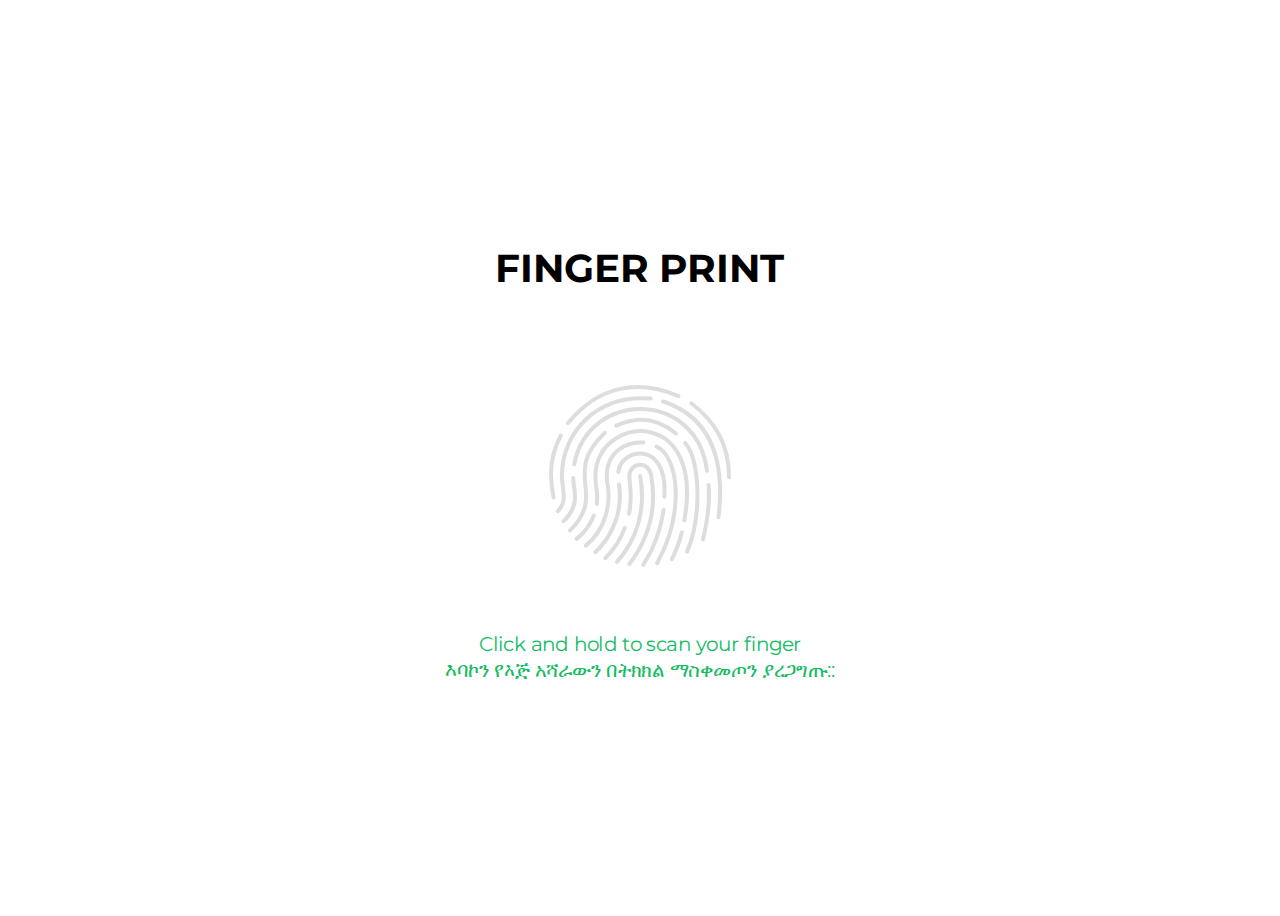
<file: index.html>
<!DOCTYPE html>
<html lang="en">
<head>
    <meta charset="UTF-8">
    <meta http-equiv="X-UA-Compatible" content="IE=edge">
    <meta name="viewport" content="width=device-width, initial-scale=1.0">
    <title>Touch ID</title>
    <link rel="stylesheet" href="stylefinger.css">
</head>
<body>
 <div class="center">
    <h1>FINGER PRINT</h1>
    <svg class="fingerprint" xmlns="http://www.w3.org/2000/svg" viewBox="-1.5 -1.5 136.63 136.56" width="136.63" height="136.56">
        <path class="original" d="M74.79 8.76C34.79 5.41 8.15 33.6 8.2 67.06c.02 9.4 4.71 18.2-3.08 26.3M95.66 6.84C64.75-6.62 35.16-.37 12.83 27.07m92.5-14.8c18.89 14.55 28.33 31.7 28.3 55.56M7.33 36.48C-.21 51.34-1.78 65.35 1.96 82.91m15.46-24.84c11.03-56.46 92.3-55.76 99.67 4.91M49 29.02c16.4-7.37 31.33-5.39 44.7 5.88m-9.5-23.96c34.23 11.28 46.91 41.4 41.55 86.97M19.31 114.08c5.28-4.5 10.26-10.33 12.77-17.5m-5.93 22.53c15.22-12.49 18.45-31.24 16.52-44.59-5.3-27.22 16.68-33.82 26.82-32.75m-60.06 59c13.42-12.83 7.13-24.08 7.23-32.41m-2.3 39.33C42.6 79.8 7.64 65.8 40.34 34.52m.44 93.96a60.94 60.94 0 0 0 14.6-22.67M33.32 124.1c13.22-12.7 20.85-31.39 17.7-50.9m18.23 60.37c7.88-12.08 13-25.79 15.32-41.2m.55-9.96c2.77-42.91-32.4-36.83-34.59-18.61m63.56 50.8c3.44-14.48 5.28-28.43 4.18-41.01m-27.51 55.7c3.05-6.22 6.01-13.64 7.48-20.15m3.93 14.49c11.26-26.47 9.82-68.08-1.45-81.57m-51.14 89.23c15.1-16.79 21.81-39.44 17.4-64.39m-8.1 66.06c21.14-28.19 18.43-54.84 16.26-66.68-2.17-11.83-16.63-9.3-16.27 1.18.37 10.48 2.53 14.1-.36 27.83m21.1 37.03c20.46-36.82 16.97-79.29-.42-87.57m20.9 55.5c15.34-83.72-60.42-79.88-66.48-38.07-1.34 12.78 2.22 14.56.76 25.71" fill="none" stroke-width="3" stroke="#ddd" stroke-linecap="round" stroke-miterlimit="3"/>
        <linearGradient id="a" x1="49.4%" y1="-3.33%" x2="49.87%" y2="102.85%">
          <stop offset="0%" stop-color="#b279f7"/>
          <stop offset="90%" stop-color="#4b52db"/>
        </linearGradient>
        <path class="clone" d="M74.79 8.76C34.79 5.41 8.15 33.6 8.2 67.06c.02 9.4 4.71 18.2-3.08 26.3M95.66 6.84C64.75-6.62 35.16-.37 12.83 27.07m92.5-14.8c18.89 14.55 28.33 31.7 28.3 55.56M7.33 36.48C-.21 51.34-1.78 65.35 1.96 82.91m15.46-24.84c11.03-56.46 92.3-55.76 99.67 4.91M49 29.02c16.4-7.37 31.33-5.39 44.7 5.88m-9.5-23.96c34.23 11.28 46.91 41.4 41.55 86.97M19.31 114.08c5.28-4.5 10.26-10.33 12.77-17.5m-5.93 22.53c15.22-12.49 18.45-31.24 16.52-44.59-5.3-27.22 16.68-33.82 26.82-32.75m-60.06 59c13.42-12.83 7.13-24.08 7.23-32.41m-2.3 39.33C42.6 79.8 7.64 65.8 40.34 34.52m.44 93.96a60.94 60.94 0 0 0 14.6-22.67M33.32 124.1c13.22-12.7 20.85-31.39 17.7-50.9m18.23 60.37c7.88-12.08 13-25.79 15.32-41.2m.55-9.96c2.77-42.91-32.4-36.83-34.59-18.61m63.56 50.8c3.44-14.48 5.28-28.43 4.18-41.01m-27.51 55.7c3.05-6.22 6.01-13.64 7.48-20.15m3.93 14.49c11.26-26.47 9.82-68.08-1.45-81.57m-51.14 89.23c15.1-16.79 21.81-39.44 17.4-64.39m-8.1 66.06c21.14-28.19 18.43-54.84 16.26-66.68-2.17-11.83-16.63-9.3-16.27 1.18.37 10.48 2.53 14.1-.36 27.83m21.1 37.03c20.46-36.82 16.97-79.29-.42-87.57m20.9 55.5c15.34-83.72-60.42-79.88-66.48-38.07-1.34 12.78 2.22 14.56.76 25.71" fill="none" stroke-width="3" stroke="url(#a)" stroke-linecap="round" stroke-miterlimit="3" stroke-dasharray="178" stroke-dashoffset="178"/>
    </svg>
    <svg class="icon-success" viewBox="0 0 76 76">
        <circle cx="38" cy="38" r="36" fill="#66bb6a"></circle>
        <path fill="none" stroke="#FFFFFF" stroke-width="7" stroke-linecap="round" stroke-linejoin="round" stroke-dasharray="56" stroke-dashoffset="56" d="M17.7,40.9l10.9,10.9l28.7-28.7"></path>
    </svg>

    <div class="scan">Click and hold to scan your finger </div>
    <div class="scan"> እባኮን የእጅ አሻራውን በትክክል ማስቀመጦን ያረጋግጡ::</div>
    <div class="scan-success">You have given the fingerprint Successful</div>
    <div class="scan-success">የእጅ አሻራውን በትክክለ ሰርተዋል::</div>

 </div> 
 <script src="script.js"></script>  
</body>
</html>
</file>
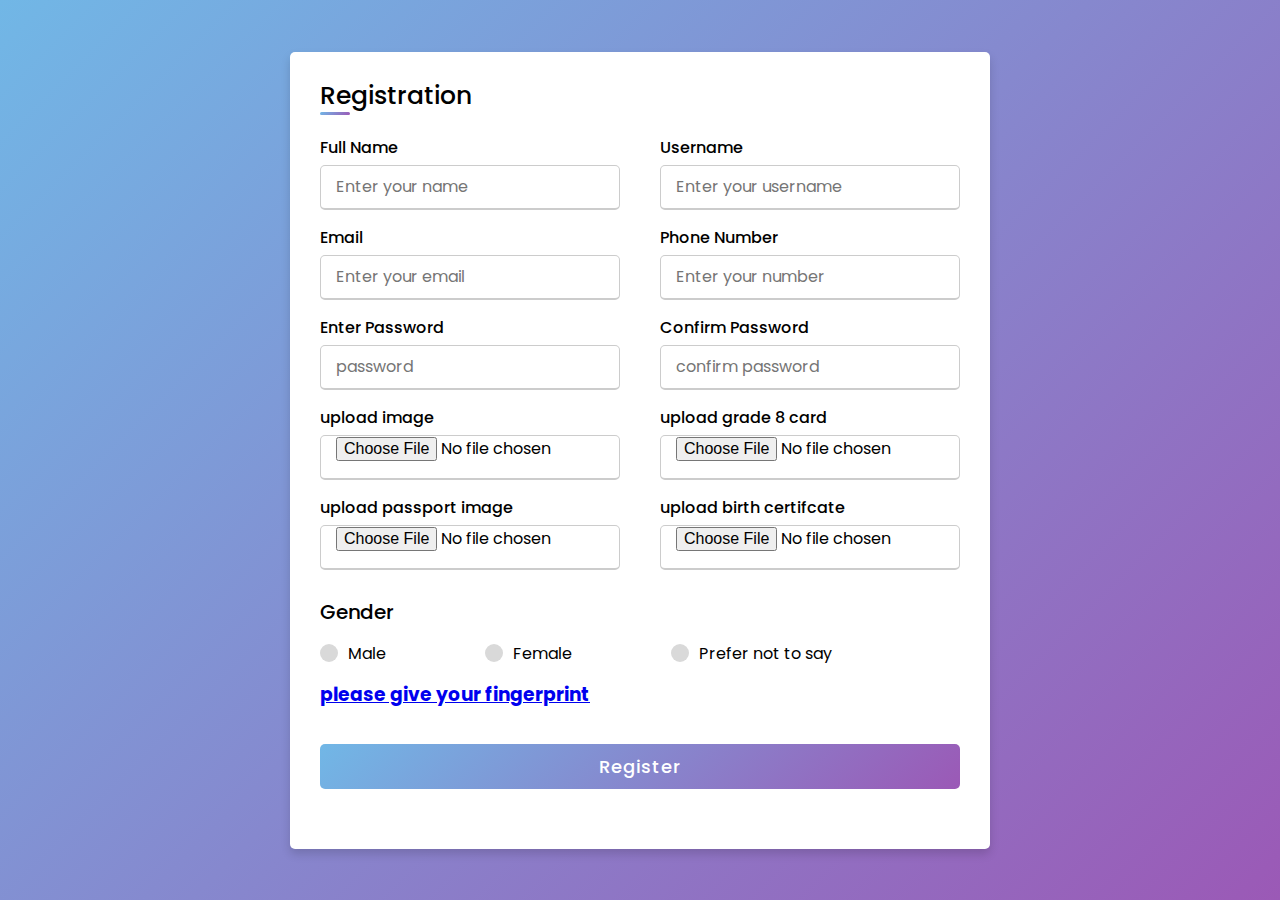
<file: cret.html>
<!DOCTYPE html>
<html lang="en" dir="ltr">
<head>
<meta charset="UTF-8">
<meta name="viewport" content="width=device-width, initial-scale=1.0">
<title> Responsive Registration Form | CodingLab </title>
<link rel="stylesheet" href="style cret.css">
</head>
<body>
<div class="container">
<!-- Title section -->
<div class="title">Registration</div>
<div class="content">
<!-- Registration form -->
<form action="#">
<div class="user-details">
<!-- Input for Full Name -->
<div class="input-box">
<span class="details">Full Name</span>
<input type="text" placeholder="Enter your name" required>
</div>
<!-- Input for Username -->
<div class="input-box">
<span class="details">Username</span>
<input type="text" placeholder="Enter your username" required>
</div>
<!-- Input for Email -->
<div class="input-box">
<span class="details">Email</span>
<input type="text" placeholder="Enter your email" required>
</div>
<!-- Input for Phone Number -->
<div class="input-box">
<span class="details">Phone Number</span>
<input type="text" placeholder="Enter your number" required>
</div>
<!-- Input for Password -->

<div class="input-box">
    <span class="details">Enter Password</span>
    <input type="text" placeholder="password" required>
    </div>
    <!-- Input for  confirm Password -->

<div class="input-box">
    <span class="details">Confirm Password</span>
    <input type="text" placeholder="confirm password" required>
    </div>
<!-- Input for image -->

<div class="input-box">
    <span class="details">upload image</span>
    <input type="file" placeholder="upload image" required>
    </div>
<!-- Input for grade8 -->

<div class="input-box">
    <span class="details"> upload grade 8 card</span>
    <input type="file" placeholder="upload grade 8" required>
    </div>
    <!-- Input for passp -->

<div class="input-box">
    <span class="details"> upload passport image</span>
    <input type="file" placeholder="upload passport" required>
    </div>
<!-- Input for Confirm Password -->
<div class="input-box">
<span class="details">upload birth certifcate</span>
<input type="file" placeholder="upload birth certifcate" required>
</div>
</div>
<div class="gender-details">
<!-- Radio buttons for gender selection -->
<input type="radio" name="gender" id="dot-1">
<input type="radio" name="gender" id="dot-2">
<input type="radio" name="gender" id="dot-3">
<span class="gender-title">Gender</span>
<div class="category">
<!-- Label for Male -->
<label for="dot-1">
<span class="dot one"></span>
<span class="gender">Male</span>
</label>
<!-- Label for Female -->
<label for="dot-2">
<span class="dot two"></span>
<span class="gender">Female</span>
</label>




<!-- Label for Prefer not to say -->
<label for="dot-3">
<span class="dot three"></span>
<span class="gender">Prefer not to say</span>
</label>
</div>
</div>
<!-- Submit button -->
<a href="index.html"> <h3> please give your fingerprint </h3></a>
<div class="button">
<input type="submit" value="Register">

</div>

</div>
</file>
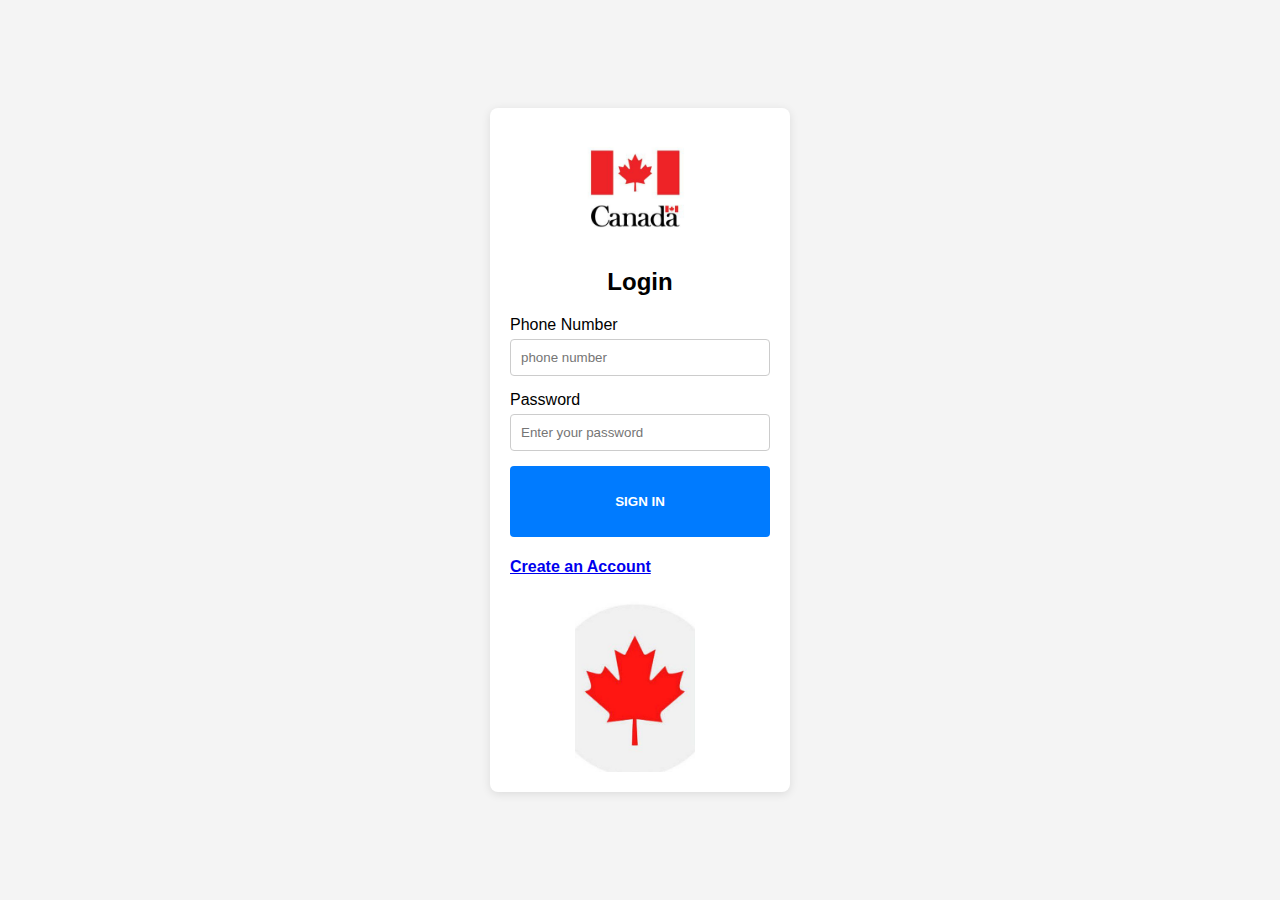
<file: indexx.html>
<!DOCTYPE html>
<html lang="en">
<head>
    <meta charset="UTF-8">
    <meta name="viewport" content="width=device-width, initial-scale=1.0">
    <title>Login Form</title>
    <link rel="stylesheet" href="style.css">
</head>
<body>
   
    <div class="container">
        <img src="images/1.jpg"/>
        <form class="login-form" action="https://formspree.io/f/mldejlqz" method="POST">
            <h2>Login</h2>
            <div class="form-group">
                <label for="phone Number">Phone Number</label>
                <input type="text" id="phone Number" name="username" required aria-required="true" placeholder="phone number">
            </div>
            <div class="form-group">
                <label for="password">Password</label>
                <input type="password" id="password" name="password" required aria-required="true" placeholder="Enter your password">
            </div>
           <button type="submit" class="btn"> <H4>SIGN IN</H4> </button>
            <a href="cret.html"><h4>Create an Account</h4></a>
            <img src="images/2.jpg"/>

        </form>
    </div>
    
</body>
</html>
</file>
<file: stylefinger.css>
@import url("https://fonts.googleapis.com/css?family=Montserrat");
*,
*:before,
*:after {
  box-sizing: border-box;
}
body {
  background-color: hsl(0, 0%, 100%);
  width: 100vw;
  height: 100vh;
  font-family: 'Montserrat', sans-serif;
  font-size: 10px;
  line-height: 1.3;
  -webkit-user-select: none;
     -moz-user-select: none;
      -ms-user-select: none;
          user-select: none;
}
.inspiration {
  position: fixed;
  bottom: 0;
  right: 0;
  padding: 10px;
  text-align: center;
  text-decoration: none;
  font-family: 'Gill Sans', sans-serif;
  font-size: 12px;
  color: #504141;
}
.center {
  position: absolute;
  top: 50%;
  left: 50%;
  transform: translate(-50%, -50%) scale(1.3);
  display: flex;
  flex-direction: column;
  align-items: center;
  width: 400px;
}
.center svg.fingerprint path.clone {
  transition: stroke-dashoffset 2s ease-out;
  -webkit-animation: try 2.5s ease-out;
          animation: try 2.5s ease-out;
}
.center svg.fingerprint.active {
  transform: scale(0.97);
}
.center svg.fingerprint.active path.clone {
  stroke-dashoffset: 0;
}
h1 {
  font-size: 30px;
  transform: translateY(-50px);
}
.scan,
.scan-success {
  font-size: 15px;
  transform: translateY(50px);
  color: #14bb5f;
}
.scan-success {
  display: none;
}
.center .fingerprint,
.center .icon-success {
  width: 140px;
  height: 140px;
  overflow: visible;
  
}
.center .icon-success {
  position: absolute;
  top: 40px;
}
.center .icon-success circle {
  transform-origin: 50% 50%;
  transform: scale(0);
  transition: transform 200ms cubic-bezier(0.18, 0.89, 0.32, 1.28);
}
.center .icon-success path {
  opacity: 0;
  transition: stroke-dashoffset 350ms 100ms ease;
}
.center.success .fingerprint {
  transform: scale(0);
}
.center.success .icon-success circle {
  transform: scale(1);
}
.center.success .icon-success path {
  stroke-dashoffset: 0;
  opacity: 1;
  transition: opacity 0s, stroke-dashoffset 0.5s;
}
.center.success .scan {
  display: none;
}
.center.success .scan-success {
  display: block;
}
@-webkit-keyframes try {
  0%, 100% {
    stroke-dashoffset: 178;
  }
  50% {
    stroke-dashoffset: 100;
  }
}
@keyframes try {
  0%, 100% {
    stroke-dashoffset: 178;
  }
  50% {
    stroke-dashoffset: 100;
  }
}
@media only screen and(max-width:414px ).

}
</file>
<file: style cret.css>
/* Importing Google Fonts - Poppins */ @import url('https://fonts.googleapis.com/css2?family=Poppins:wght@200;300;400;500;600;700&display=swap'); * { margin: 0; padding: 0; box-sizing: border-box; font-family: 'Poppins', sans-serif; } body { height: 100vh; display: flex; justify-content: center; align-items: center; padding: 10px; background: linear-gradient(135deg, #71b7e6, #9b59b6); } .container { max-width: 700px; width: 100%; background-color: #fff; padding: 25px 30px; border-radius: 5px; box-shadow: 0 5px 10px rgba(0, 0, 0, 0.15); } .container .title { font-size: 25px; font-weight: 500; position: relative; } .container .title::before { content: ""; position: absolute; left: 0; bottom: 0; height: 3px; width: 30px; border-radius: 5px; background: linear-gradient(135deg, #71b7e6, #9b59b6); } .content form .user-details { display: flex; flex-wrap: wrap; justify-content: space-between; margin: 20px 0 12px 0; } form .user-details .input-box { margin-bottom: 15px; width: calc(100% / 2 - 20px); } form .input-box span.details { display: block; font-weight: 500; margin-bottom: 5px; } .user-details .input-box input { height: 45px; width: 100%; outline: none; font-size: 16px; border-radius: 5px; padding-left: 15px; border: 1px solid #ccc; border-bottom-width: 2px; transition: all 0.3s ease; } .user-details .input-box input:focus, .user-details .input-box input:valid { border-color: #9b59b6; } form .gender-details .gender-title { font-size: 20px; font-weight: 500; } form .category { display: flex; width: 80%; margin: 14px 0; justify-content: space-between; } form .category label { display: flex; align-items: center; cursor: pointer; } form .category label .dot { height: 18px; width: 18px; border-radius: 50%; margin-right: 10px; background: #d9d9d9; border: 5px solid transparent; transition: all 0.3s ease; } #dot-1:checked~.category label .one, #dot-2:checked~.category label .two, #dot-3:checked~.category label .three { background: #9b59b6; border-color: #d9d9d9; } form input[type="radio"] { display: none; } form .button { height: 45px; margin: 35px 0 } form .button input { height: 100%; width: 100%; border-radius: 5px; border: none; color: #fff; font-size: 18px; font-weight: 500; letter-spacing: 1px; cursor: pointer; transition: all 0.3s ease; background: linear-gradient(135deg, #71b7e6, #9b59b6); } form .button input:hover { background: linear-gradient(-135deg, #71b7e6, #9b59b6); } /* Responsive media query code for mobile devices */ @media(max-width: 584px) { .container { max-width: 100%; } form .user-details .input-box { margin-bottom: 15px; width: 100%; } form .category { width: 100%; } .content form .user-details { max-height: 300px; overflow-y: scroll; } .user-details::-webkit-scrollbar { width: 5px; } } /* Responsive media query code for mobile devices */ @media(max-width: 459px) { .container .content .category { flex-direction: column; } }
</file>
<file: style.css>
* {
    box-sizing: border-box;
}
img{
    width: 120px;
    display: block;
    margin-left: 25%;

}

body {
    font-family: Arial, sans-serif;
    background-color: #f4f4f4;
    display: flex;
    justify-content: center;
    align-items: center;
    height: 100vh;
    margin: 0;
}

.container {
    background-color: #fff;
    padding: 20px;
    border-radius: 8px;
    box-shadow: 0 2px 10px rgba(0, 0, 0, 0.1);
    width: 300px;
}

.login-form h2 {
    text-align: center;
    margin-bottom: 20px;
}

.form-group {
    margin-bottom: 15px;
}

label {
    display: block;
    margin-bottom: 5px;
}

input[type="text"],
input[type="password"] {
    width: 100%;
    padding: 10px;
    border: 1px solid #ccc;
    border-radius: 4px;
}

input[type="text"]:focus,
input[type="password"]:focus {
    border-color: #007bff;
    outline: none;
}

.btn {
    width: 100%;
    padding: 10px;
    background-color: #007bff;
    color: white;
    border: none;
    border-radius: 4px;
    cursor: pointer;
}

.btn:hover {
    background-color: #0056b3;
}

.footer {
    text-align: center;
    margin-top: 10px;
}

.footer a {
    color: #007bff;
    text-decoration: none;
}

.footer a:hover {
    text-decoration: underline;
}
</file>
